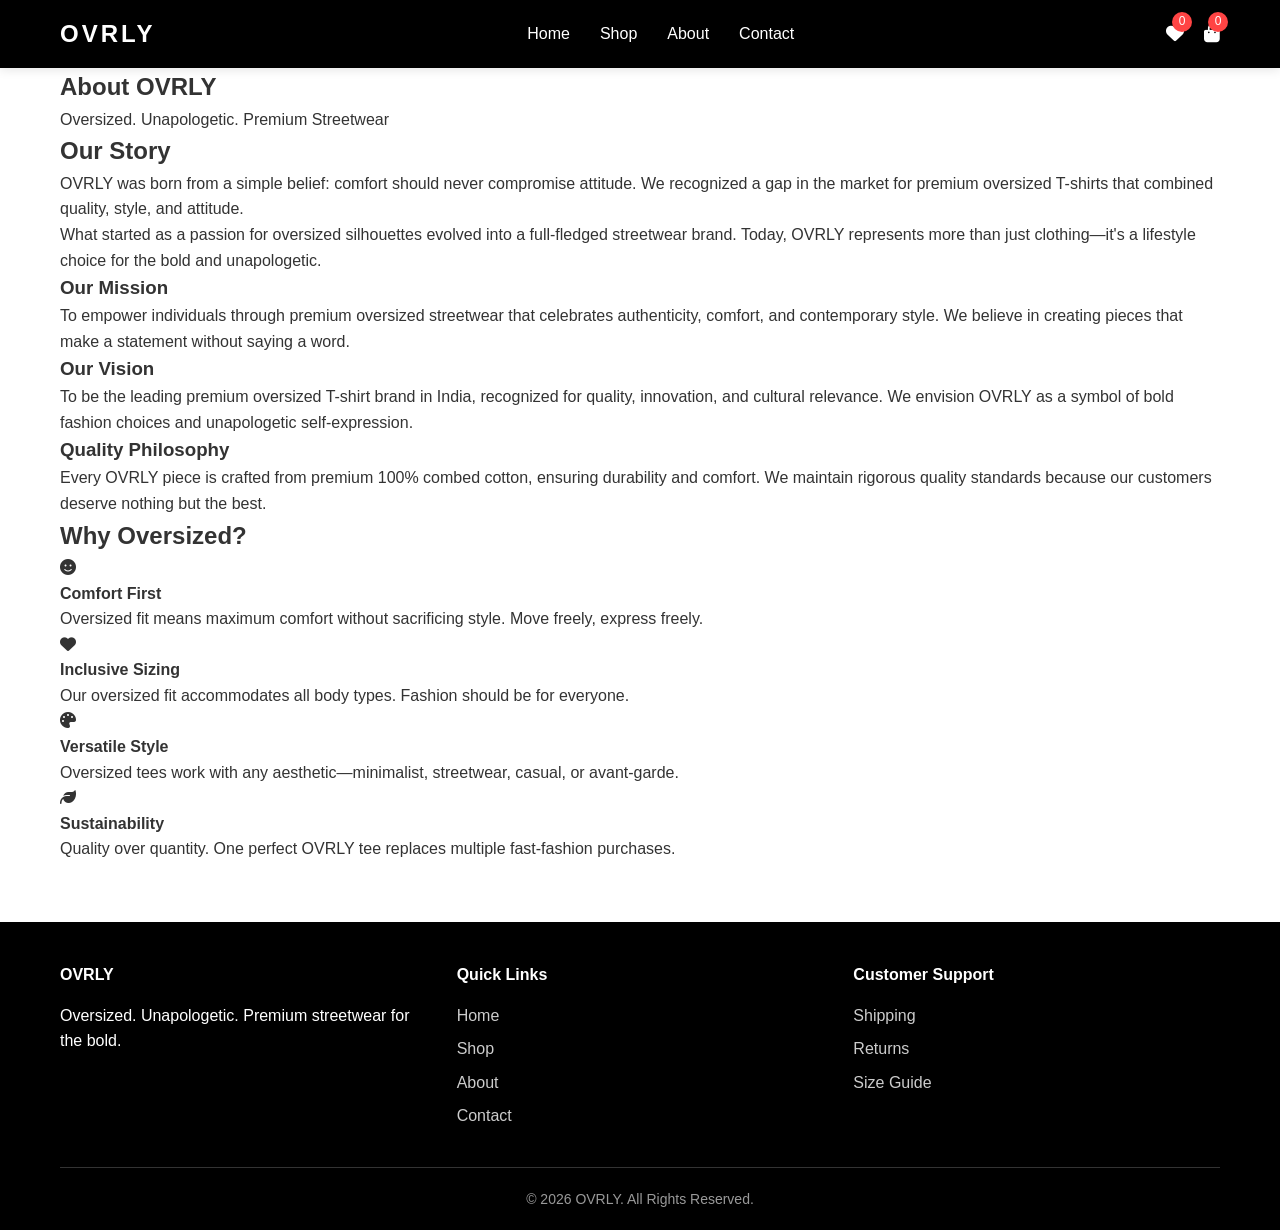
<file: about.html>
<?php
require_once __DIR__ . '/config/database.php';
require_once __DIR__ . '/config/auth.php';
?>
<!DOCTYPE html>
<html lang="en">
<head>
    <meta charset="UTF-8">
    <meta name="viewport" content="width=device-width, initial-scale=1.0">
    <title>About OVRLY | Premium Oversized Streetwear</title>
    <link rel="stylesheet" href="https://cdnjs.cloudflare.com/ajax/libs/font-awesome/6.4.0/css/all.min.css">
    <link rel="stylesheet" href="assets/css/style.css">
</head>
<body>
    <!-- Navbar -->
    <nav class="navbar">
        <div class="container">
            <div class="navbar-brand">
                <h1 class="logo">OVRLY</h1>
            </div>
            <ul class="nav-menu">
                <li><a href="index.html">Home</a></li>
                <li><a href="products.html">Shop</a></li>
                <li><a href="about.html">About</a></li>
                <li><a href="contact.html">Contact</a></li>
            </ul>
            <div class="nav-icons">
                <a href="wishlist.html" class="icon"><i class="fas fa-heart"></i><span class="badge" id="wishlistCount">0</span></a>
                <a href="cart.html" class="icon"><i class="fas fa-shopping-bag"></i><span class="badge" id="cartCount">0</span></a>
            </div>
        </div>
    </nav>

    <!-- About Section -->
    <section class="about-section">
        <div class="container">
            <div class="about-hero">
                <h1>About OVRLY</h1>
                <p class="tagline">Oversized. Unapologetic. Premium Streetwear</p>
            </div>

            <div class="about-content">
                <div class="about-text">
                    <h2>Our Story</h2>
                    <p>OVRLY was born from a simple belief: comfort should never compromise attitude. We recognized a gap in the market for premium oversized T-shirts that combined quality, style, and attitude.</p>
                    <p>What started as a passion for oversized silhouettes evolved into a full-fledged streetwear brand. Today, OVRLY represents more than just clothing—it's a lifestyle choice for the bold and unapologetic.</p>
                </div>
            </div>

            <div class="about-grid">
                <div class="about-card">
                    <h3>Our Mission</h3>
                    <p>To empower individuals through premium oversized streetwear that celebrates authenticity, comfort, and contemporary style. We believe in creating pieces that make a statement without saying a word.</p>
                </div>
                <div class="about-card">
                    <h3>Our Vision</h3>
                    <p>To be the leading premium oversized T-shirt brand in India, recognized for quality, innovation, and cultural relevance. We envision OVRLY as a symbol of bold fashion choices and unapologetic self-expression.</p>
                </div>
                <div class="about-card">
                    <h3>Quality Philosophy</h3>
                    <p>Every OVRLY piece is crafted from premium 100% combed cotton, ensuring durability and comfort. We maintain rigorous quality standards because our customers deserve nothing but the best.</p>
                </div>
            </div>

            <div class="about-values">
                <h2>Why Oversized?</h2>
                <div class="values-grid">
                    <div class="value-card">
                        <i class="fas fa-smile"></i>
                        <h4>Comfort First</h4>
                        <p>Oversized fit means maximum comfort without sacrificing style. Move freely, express freely.</p>
                    </div>
                    <div class="value-card">
                        <i class="fas fa-heart"></i>
                        <h4>Inclusive Sizing</h4>
                        <p>Our oversized fit accommodates all body types. Fashion should be for everyone.</p>
                    </div>
                    <div class="value-card">
                        <i class="fas fa-palette"></i>
                        <h4>Versatile Style</h4>
                        <p>Oversized tees work with any aesthetic—minimalist, streetwear, casual, or avant-garde.</p>
                    </div>
                    <div class="value-card">
                        <i class="fas fa-leaf"></i>
                        <h4>Sustainability</h4>
                        <p>Quality over quantity. One perfect OVRLY tee replaces multiple fast-fashion purchases.</p>
                    </div>
                </div>
            </div>
        </div>
    </section>

    <!-- Footer -->
    <footer class="footer">
        <div class="container">
            <div class="footer-content">
                <div class="footer-section">
                    <h4>OVRLY</h4>
                    <p>Oversized. Unapologetic. Premium streetwear for the bold.</p>
                </div>
                <div class="footer-section">
                    <h4>Quick Links</h4>
                    <ul>
                        <li><a href="index.html">Home</a></li>
                        <li><a href="products.html">Shop</a></li>
                        <li><a href="about.html">About</a></li>
                        <li><a href="contact.html">Contact</a></li>
                    </ul>
                </div>
                <div class="footer-section">
                    <h4>Customer Support</h4>
                    <ul>
                        <li><a href="#">Shipping</a></li>
                        <li><a href="#">Returns</a></li>
                        <li><a href="#">Size Guide</a></li>
                    </ul>
                </div>
            </div>
            <div class="footer-bottom">
                <p>&copy; 2026 OVRLY. All Rights Reserved.</p>
            </div>
        </div>
    </footer>

    <script src="assets/js/main.js"></script>
</body>
</html>
</file>
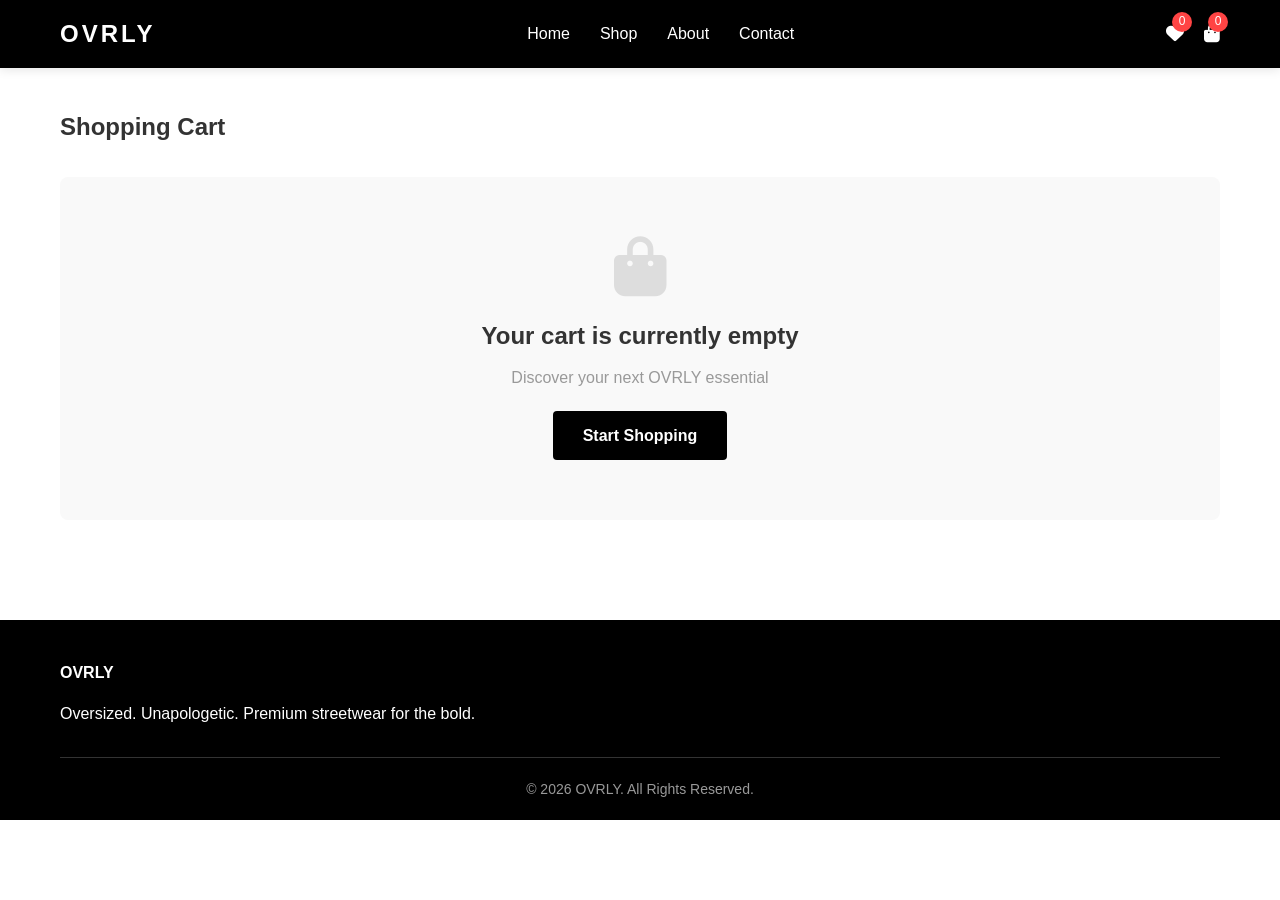
<file: cart.html>
<?php
require_once __DIR__ . '/config/database.php';
require_once __DIR__ . '/config/auth.php';
?>
<!DOCTYPE html>
<html lang="en">
<head>
    <meta charset="UTF-8">
    <meta name="viewport" content="width=device-width, initial-scale=1.0">
    <title>Shopping Cart | OVRLY</title>
    <link rel="stylesheet" href="https://cdnjs.cloudflare.com/ajax/libs/font-awesome/6.4.0/css/all.min.css">
    <link rel="stylesheet" href="assets/css/style.css">
</head>
<body>
    <!-- Navbar -->
    <nav class="navbar">
        <div class="container">
            <div class="navbar-brand">
                <h1 class="logo">OVRLY</h1>
            </div>
            <ul class="nav-menu">
                <li><a href="index.html">Home</a></li>
                <li><a href="products.html">Shop</a></li>
                <li><a href="about.html">About</a></li>
                <li><a href="contact.html">Contact</a></li>
            </ul>
            <div class="nav-icons">
                <a href="wishlist.html" class="icon"><i class="fas fa-heart"></i><span class="badge" id="wishlistCount">0</span></a>
                <a href="cart.html" class="icon"><i class="fas fa-shopping-bag"></i><span class="badge" id="cartCount">0</span></a>
            </div>
        </div>
    </nav>

    <!-- Cart Section -->
    <section class="cart-section">
        <div class="container">
            <h1>Shopping Cart</h1>
            
            <div id="emptyCart" class="empty-state">
                <i class="fas fa-shopping-bag"></i>
                <h2>Your cart is currently empty</h2>
                <p>Discover your next OVRLY essential</p>
                <a href="products.html" class="btn btn-primary">Start Shopping</a>
            </div>

            <div id="cartContent" class="cart-content" style="display: none;">
                <table class="cart-table">
                    <thead>
                        <tr>
                            <th>Product</th>
                            <th>Price</th>
                            <th>Quantity</th>
                            <th>Total</th>
                            <th>Action</th>
                        </tr>
                    </thead>
                    <tbody id="cartItems">
                        <!-- Cart items loaded via JS -->
                    </tbody>
                </table>

                <div class="cart-summary">
                    <div class="summary-box">
                        <h3>Order Summary</h3>
                        <div class="summary-row">
                            <span>Subtotal:</span>
                            <span id="subtotal">₹0</span>
                        </div>
                        <div class="summary-row">
                            <span>Delivery:</span>
                            <span>₹100</span>
                        </div>
                        <div class="summary-row">
                            <span>Tax (18%):</span>
                            <span id="tax">₹0</span>
                        </div>
                        <hr>
                        <div class="summary-row total">
                            <span>Total:</span>
                            <span id="total">₹0</span>
                        </div>
                        <button class="btn btn-primary full-width" onclick="proceedToCheckout()">Proceed to Checkout</button>
                    </div>
                </div>
            </div>
        </div>
    </section>

    <!-- Footer -->
    <footer class="footer">
        <div class="container">
            <div class="footer-content">
                <div class="footer-section">
                    <h4>OVRLY</h4>
                    <p>Oversized. Unapologetic. Premium streetwear for the bold.</p>
                </div>
            </div>
            <div class="footer-bottom">
                <p>&copy; 2026 OVRLY. All Rights Reserved.</p>
            </div>
        </div>
    </footer>

    <script src="assets/js/main.js"></script>
    <script src="assets/js/cart.js"></script>
</body>
</html>
</file>
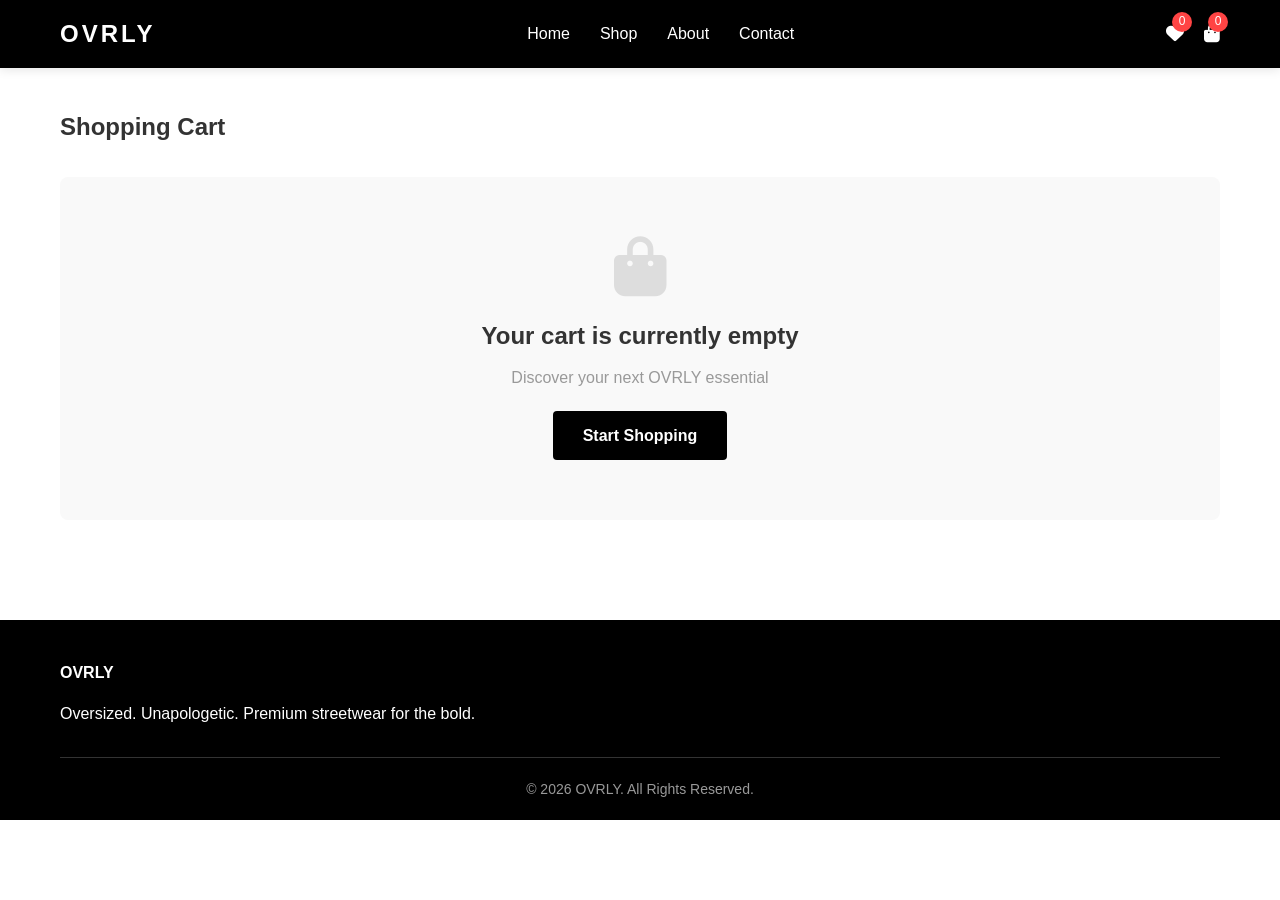
<file: checkout.html>
<?php
require_once __DIR__ . '/config/database.php';
require_once __DIR__ . '/config/auth.php';

if (!Auth::isLoggedIn()) {
    header('Location: login.html');
    exit;
}
?>
<!DOCTYPE html>
<html lang="en">
<head>
    <meta charset="UTF-8">
    <meta name="viewport" content="width=device-width, initial-scale=1.0">
    <title>Checkout | OVRLY</title>
    <link rel="stylesheet" href="https://cdnjs.cloudflare.com/ajax/libs/font-awesome/6.4.0/css/all.min.css">
    <link rel="stylesheet" href="assets/css/style.css">
</head>
<body>
    <!-- Navbar -->
    <nav class="navbar">
        <div class="container">
            <div class="navbar-brand">
                <h1 class="logo">OVRLY</h1>
            </div>
        </div>
    </nav>

    <!-- Checkout Section -->
    <section class="checkout-section">
        <div class="container">
            <h1>Checkout</h1>
            
            <div class="checkout-content">
                <!-- Checkout Form -->
                <div class="checkout-form">
                    <form id="checkoutForm" onsubmit="placeOrder(event)">
                        <!-- Billing Address -->
                        <div class="form-section">
                            <h3>Billing Address</h3>
                            <div class="form-grid">
                                <input type="text" id="billingName" placeholder="Full Name" required>
                                <input type="tel" id="billingPhone" placeholder="Phone Number" required>
                                <textarea id="billingAddress" placeholder="Address" required></textarea>
                                <input type="text" id="billingCity" placeholder="City" required>
                                <input type="text" id="billingState" placeholder="State" required>
                                <input type="text" id="billingPincode" placeholder="Pincode" required>
                            </div>
                        </div>

                        <!-- Shipping Address -->
                        <div class="form-section">
                            <label class="checkbox">
                                <input type="checkbox" id="sameAsShipping" checked>
                                Shipping address same as billing
                            </label>
                            <div id="shippingSection" style="display: none;">
                                <h3>Shipping Address</h3>
                                <div class="form-grid">
                                    <input type="text" id="shippingName" placeholder="Full Name">
                                    <input type="tel" id="shippingPhone" placeholder="Phone Number">
                                    <textarea id="shippingAddress" placeholder="Address"></textarea>
                                    <input type="text" id="shippingCity" placeholder="City">
                                    <input type="text" id="shippingState" placeholder="State">
                                    <input type="text" id="shippingPincode" placeholder="Pincode">
                                </div>
                            </div>
                        </div>

                        <!-- Payment Method -->
                        <div class="form-section">
                            <h3>Payment Method</h3>
                            <label class="radio">
                                <input type="radio" name="paymentMethod" value="cod" checked>
                                Cash on Delivery
                            </label>
                            <label class="radio">
                                <input type="radio" name="paymentMethod" value="online">
                                Online Payment
                            </label>
                        </div>

                        <!-- Coupon Code -->
                        <div class="form-section">
                            <h3>Coupon Code</h3>
                            <div class="coupon-input">
                                <input type="text" id="couponCode" placeholder="Enter coupon code">
                                <button type="button" onclick="applyCoupon()">Apply</button>
                            </div>
                            <div id="couponMessage"></div>
                        </div>

                        <button type="submit" class="btn btn-primary full-width">Place Order</button>
                    </form>
                </div>

                <!-- Order Summary -->
                <aside class="order-summary">
                    <h3>Order Summary</h3>
                    <div id="orderItems"></div>
                    <hr>
                    <div class="summary-row">
                        <span>Subtotal:</span>
                        <span id="summarySubtotal">₹0</span>
                    </div>
                    <div class="summary-row">
                        <span>Discount:</span>
                        <span id="summaryDiscount">-₹0</span>
                    </div>
                    <div class="summary-row">
                        <span>Delivery:</span>
                        <span>₹100</span>
                    </div>
                    <div class="summary-row">
                        <span>Tax (18%):</span>
                        <span id="summaryTax">₹0</span>
                    </div>
                    <hr>
                    <div class="summary-row total">
                        <span>Total:</span>
                        <span id="summaryTotal">₹0</span>
                    </div>
                </aside>
            </div>
        </div>
    </section>

    <!-- Footer -->
    <footer class="footer">
        <div class="container">
            <div class="footer-bottom">
                <p>&copy; 2026 OVRLY. All Rights Reserved.</p>
            </div>
        </div>
    </footer>

    <script src="assets/js/main.js"></script>
    <script src="assets/js/checkout.js"></script>
</body>
</html>
</file>
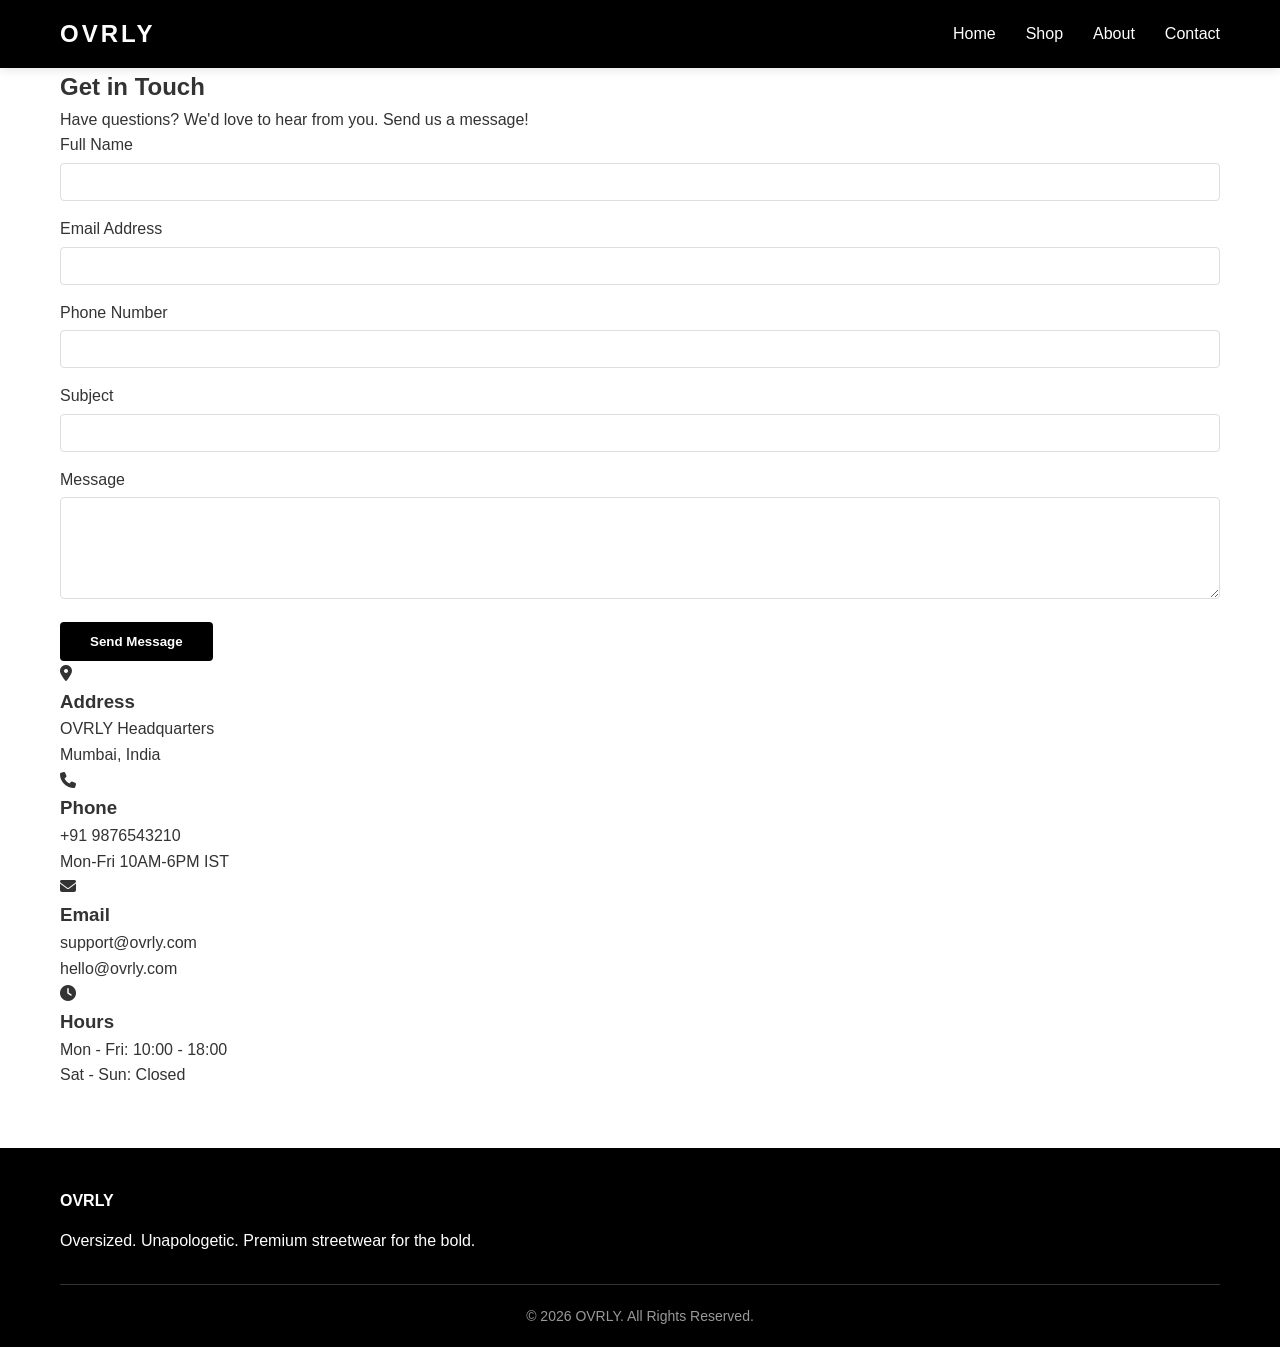
<file: contact.html>
<?php
require_once __DIR__ . '/config/database.php';
require_once __DIR__ . '/config/auth.php';
?>
<!DOCTYPE html>
<html lang="en">
<head>
    <meta charset="UTF-8">
    <meta name="viewport" content="width=device-width, initial-scale=1.0">
    <title>Contact Us | OVRLY</title>
    <link rel="stylesheet" href="https://cdnjs.cloudflare.com/ajax/libs/font-awesome/6.4.0/css/all.min.css">
    <link rel="stylesheet" href="assets/css/style.css">
</head>
<body>
    <!-- Navbar -->
    <nav class="navbar">
        <div class="container">
            <div class="navbar-brand">
                <h1 class="logo">OVRLY</h1>
            </div>
            <ul class="nav-menu">
                <li><a href="index.html">Home</a></li>
                <li><a href="products.html">Shop</a></li>
                <li><a href="about.html">About</a></li>
                <li><a href="contact.html">Contact</a></li>
            </ul>
        </div>
    </nav>

    <!-- Contact Section -->
    <section class="contact-section">
        <div class="container">
            <h1>Get in Touch</h1>
            <p class="intro-text">Have questions? We'd love to hear from you. Send us a message!</p>

            <div class="contact-content">
                <div class="contact-form">
                    <form onsubmit="submitContact(event)">
                        <div class="form-group">
                            <label>Full Name</label>
                            <input type="text" id="contactName" required>
                        </div>
                        <div class="form-group">
                            <label>Email Address</label>
                            <input type="email" id="contactEmail" required>
                        </div>
                        <div class="form-group">
                            <label>Phone Number</label>
                            <input type="tel" id="contactPhone">
                        </div>
                        <div class="form-group">
                            <label>Subject</label>
                            <input type="text" id="contactSubject" required>
                        </div>
                        <div class="form-group">
                            <label>Message</label>
                            <textarea id="contactMessage" rows="5" required></textarea>
                        </div>
                        <button type="submit" class="btn btn-primary">Send Message</button>
                    </form>
                </div>

                <div class="contact-info">
                    <div class="info-card">
                        <i class="fas fa-map-marker-alt"></i>
                        <h3>Address</h3>
                        <p>OVRLY Headquarters<br>Mumbai, India</p>
                    </div>
                    <div class="info-card">
                        <i class="fas fa-phone"></i>
                        <h3>Phone</h3>
                        <p>+91 9876543210<br>Mon-Fri 10AM-6PM IST</p>
                    </div>
                    <div class="info-card">
                        <i class="fas fa-envelope"></i>
                        <h3>Email</h3>
                        <p>support@ovrly.com<br>hello@ovrly.com</p>
                    </div>
                    <div class="info-card">
                        <i class="fas fa-clock"></i>
                        <h3>Hours</h3>
                        <p>Mon - Fri: 10:00 - 18:00<br>Sat - Sun: Closed</p>
                    </div>
                </div>
            </div>
        </div>
    </section>

    <!-- Footer -->
    <footer class="footer">
        <div class="container">
            <div class="footer-content">
                <div class="footer-section">
                    <h4>OVRLY</h4>
                    <p>Oversized. Unapologetic. Premium streetwear for the bold.</p>
                </div>
            </div>
            <div class="footer-bottom">
                <p>&copy; 2026 OVRLY. All Rights Reserved.</p>
            </div>
        </div>
    </footer>

    <script src="assets/js/main.js"></script>
    <script>
        function submitContact(e) {
            e.preventDefault();
            const name = document.getElementById('contactName').value;
            const email = document.getElementById('contactEmail').value;
            const phone = document.getElementById('contactPhone').value;
            const subject = document.getElementById('contactSubject').value;
            const message = document.getElementById('contactMessage').value;

            fetch('api/contact.php', {
                method: 'POST',
                headers: { 'Content-Type': 'application/json' },
                body: JSON.stringify({ name, email, phone, subject, message })
            })
            .then(res => res.json())
            .then(data => {
                if (data.success) {
                    showToast('Message sent successfully!', 'success');
                    e.target.reset();
                } else {
                    showToast(data.message, 'error');
                }
            })
            .catch(err => showToast('Error sending message', 'error'));
        }
    </script>
</body>
</html>
</file>
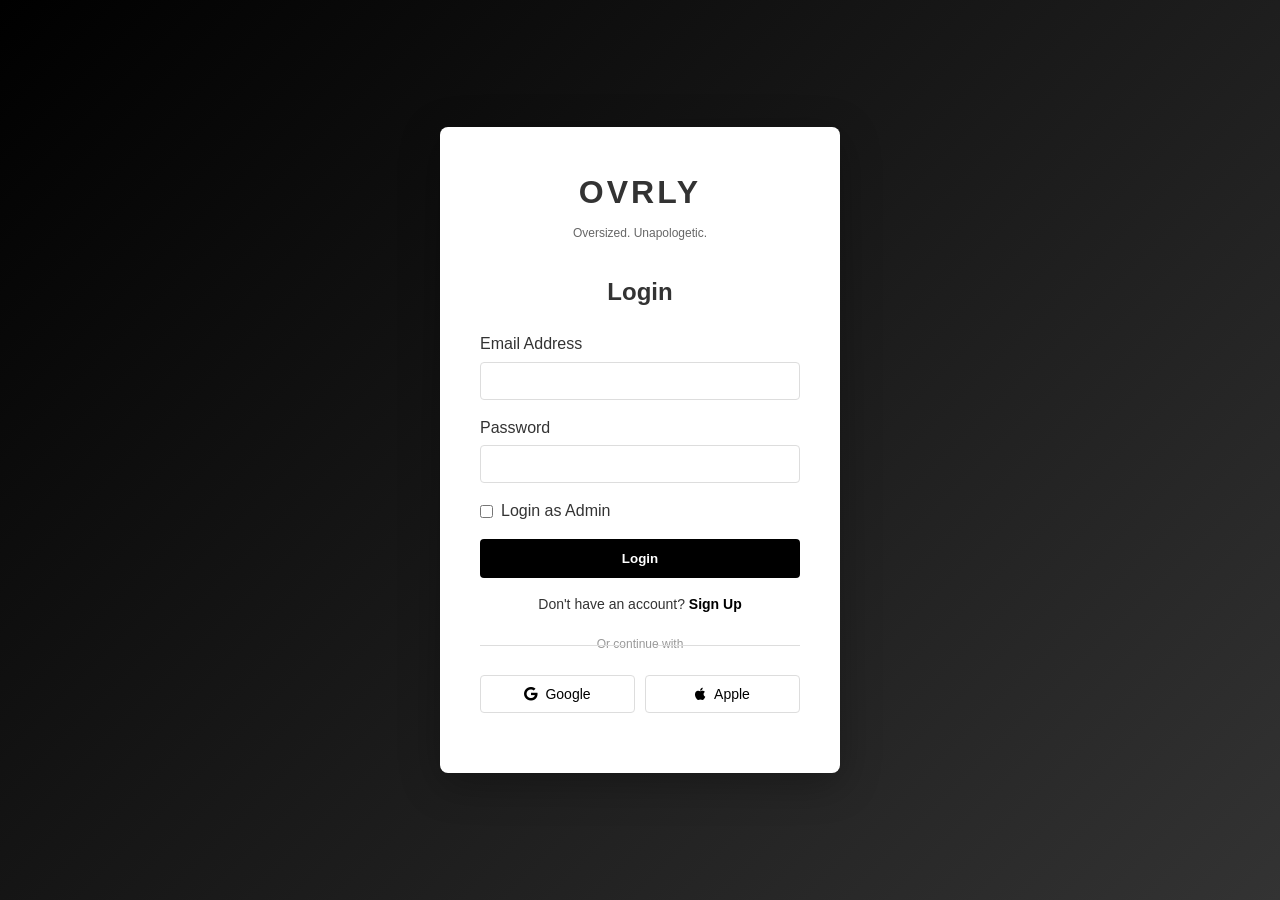
<file: login.html>
<?php
require_once __DIR__ . '/config/database.php';
require_once __DIR__ . '/config/auth.php';
require_once __DIR__ . '/config/admin_auth.php';
?>
<!DOCTYPE html>
<html lang="en">
<head>
    <meta charset="UTF-8">
    <meta name="viewport" content="width=device-width, initial-scale=1.0">
    <title>Login | OVRLY</title>
    <link rel="stylesheet" href="https://cdnjs.cloudflare.com/ajax/libs/font-awesome/6.4.0/css/all.min.css">
    <link rel="stylesheet" href="assets/css/style.css">
</head>
<body class="auth-page">
    <div class="auth-container">
        <div class="auth-card">
            <div class="auth-header">
                <h1>OVRLY</h1>
                <p>Oversized. Unapologetic.</p>
            </div>

            <!-- Login Form -->
            <div class="auth-form" id="loginForm">
                <h2>Login</h2>
                <form onsubmit="handleLogin(event)">
                    <div class="form-group">
                        <label>Email Address</label>
                        <input type="email" id="loginEmail" required>
                    </div>
                    <div class="form-group">
                        <label>Password</label>
                        <input type="password" id="loginPassword" required>
                    </div>
                    <div class="form-group checkbox">
                        <input type="checkbox" id="isAdmin">
                        <label for="isAdmin">Login as Admin</label>
                    </div>
                    <button type="submit" class="btn btn-primary full-width">Login</button>
                    <p class="auth-link">Don't have an account? <a href="#" onclick="toggleForm()">Sign Up</a></p>
                </form>

                <!-- OAuth Options -->
                <div class="oauth-divider">
                    <span>Or continue with</span>
                </div>
                <div class="oauth-options">
                    <button class="oauth-btn google" onclick="loginWithGoogle()">
                        <i class="fab fa-google"></i> Google
                    </button>
                    <button class="oauth-btn apple" onclick="loginWithApple()">
                        <i class="fab fa-apple"></i> Apple
                    </button>
                </div>
            </div>

            <!-- Register Form -->
            <div class="auth-form" id="registerForm" style="display: none;">
                <h2>Create Account</h2>
                <form onsubmit="handleRegister(event)">
                    <div class="form-group">
                        <label>Full Name</label>
                        <input type="text" id="registerName" required>
                    </div>
                    <div class="form-group">
                        <label>Email Address</label>
                        <input type="email" id="registerEmail" required>
                    </div>
                    <div class="form-group">
                        <label>Phone Number</label>
                        <input type="tel" id="registerPhone" placeholder="10 digit number" required>
                    </div>
                    <div class="form-group">
                        <label>Password</label>
                        <input type="password" id="registerPassword" required>
                    </div>
                    <div class="form-group">
                        <label>Confirm Password</label>
                        <input type="password" id="registerConfirmPassword" required>
                    </div>
                    <button type="submit" class="btn btn-primary full-width">Sign Up</button>
                    <p class="auth-link">Already have an account? <a href="#" onclick="toggleForm()">Login</a></p>
                </form>
            </div>
        </div>
    </div>

    <script>
        function toggleForm() {
            document.getElementById('loginForm').style.display = document.getElementById('loginForm').style.display === 'none' ? 'block' : 'none';
            document.getElementById('registerForm').style.display = document.getElementById('registerForm').style.display === 'none' ? 'block' : 'none';
        }

        async function handleLogin(e) {
            e.preventDefault();
            const email = document.getElementById('loginEmail').value;
            const password = document.getElementById('loginPassword').value;
            const isAdmin = document.getElementById('isAdmin').checked;

            try {
                const response = await fetch('api/login.php', {
                    method: 'POST',
                    headers: { 'Content-Type': 'application/json' },
                    body: JSON.stringify({ email, password, isAdmin })
                });
                const data = await response.json();

                if (data.success) {
                    showToast('Login successful!', 'success');
                    setTimeout(() => {
                        if (isAdmin) {
                            window.location.href = 'admin/dashboard.php';
                        } else {
                            window.location.href = 'index.html';
                        }
                    }, 1500);
                } else {
                    showToast(data.message, 'error');
                }
            } catch (error) {
                showToast('Login failed', 'error');
            }
        }

        async function handleRegister(e) {
            e.preventDefault();
            const name = document.getElementById('registerName').value;
            const email = document.getElementById('registerEmail').value;
            const phone = document.getElementById('registerPhone').value;
            const password = document.getElementById('registerPassword').value;
            const confirmPassword = document.getElementById('registerConfirmPassword').value;

            try {
                const response = await fetch('api/register.php', {
                    method: 'POST',
                    headers: { 'Content-Type': 'application/json' },
                    body: JSON.stringify({ name, email, phone, password, confirmPassword })
                });
                const data = await response.json();

                if (data.success) {
                    showToast(data.message, 'success');
                    setTimeout(() => toggleForm(), 1500);
                } else {
                    showToast(data.message, 'error');
                }
            } catch (error) {
                showToast('Registration failed', 'error');
            }
        }

        function loginWithGoogle() {
            showToast('Google login coming soon!', 'info');
        }

        function loginWithApple() {
            showToast('Apple ID login coming soon!', 'info');
        }

        function showToast(message, type = 'info') {
            const toast = document.createElement('div');
            toast.className = `toast toast-${type}`;
            toast.textContent = message;
            document.body.appendChild(toast);
            setTimeout(() => toast.remove(), 3000);
        }
    </script>
</body>
</html>
</file>
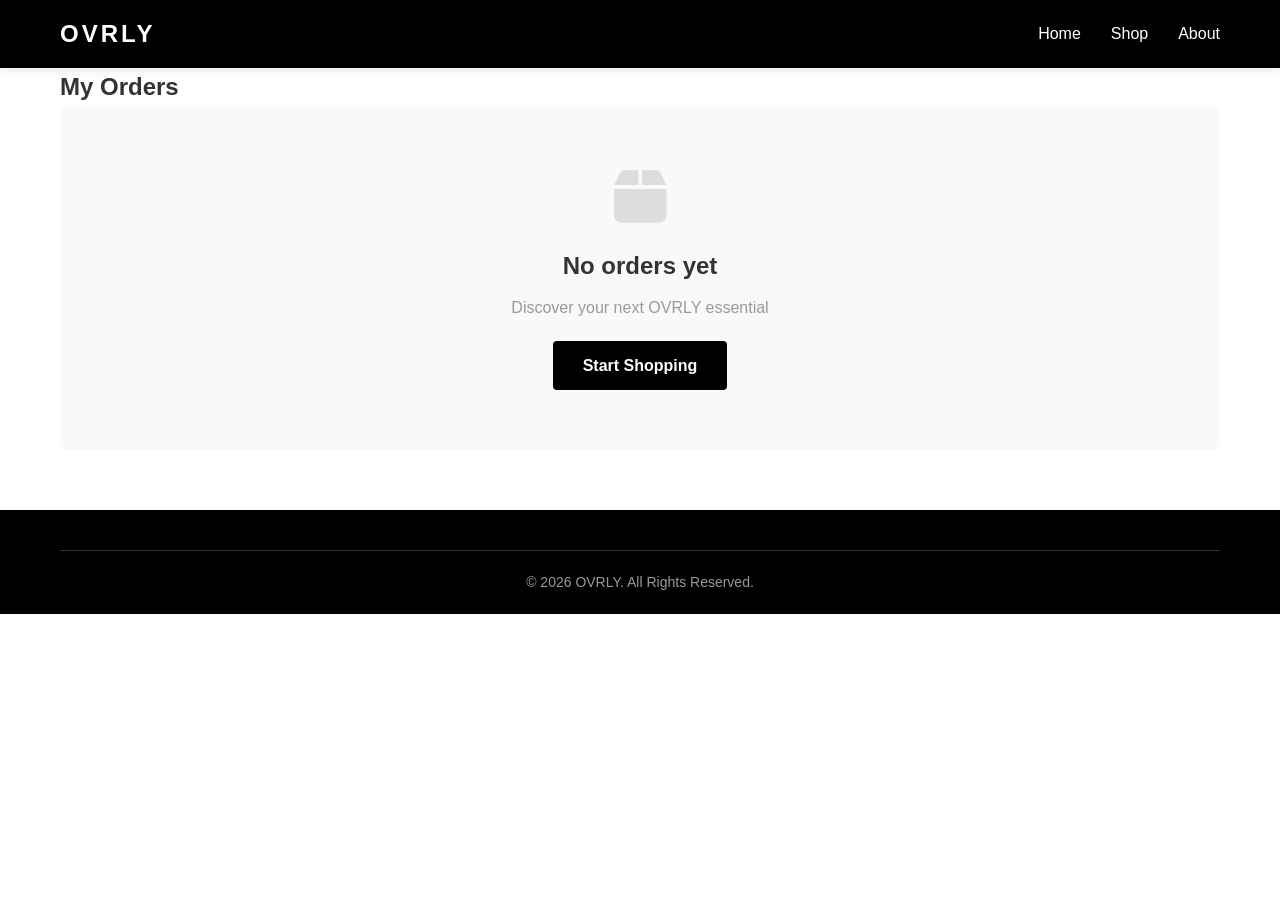
<file: orders.html>
<?php
require_once __DIR__ . '/config/database.php';
require_once __DIR__ . '/config/auth.php';

if (!Auth::isLoggedIn()) {
    header('Location: login.html');
    exit;
}
?>
<!DOCTYPE html>
<html lang="en">
<head>
    <meta charset="UTF-8">
    <meta name="viewport" content="width=device-width, initial-scale=1.0">
    <title>My Orders | OVRLY</title>
    <link rel="stylesheet" href="https://cdnjs.cloudflare.com/ajax/libs/font-awesome/6.4.0/css/all.min.css">
    <link rel="stylesheet" href="assets/css/style.css">
</head>
<body>
    <!-- Navbar -->
    <nav class="navbar">
        <div class="container">
            <div class="navbar-brand">
                <h1 class="logo">OVRLY</h1>
            </div>
            <ul class="nav-menu">
                <li><a href="index.html">Home</a></li>
                <li><a href="products.html">Shop</a></li>
                <li><a href="about.html">About</a></li>
            </ul>
        </div>
    </nav>

    <!-- Orders Section -->
    <section class="orders-section">
        <div class="container">
            <h1>My Orders</h1>

            <div id="emptyOrders" class="empty-state">
                <i class="fas fa-box"></i>
                <h2>No orders yet</h2>
                <p>Discover your next OVRLY essential</p>
                <a href="products.html" class="btn btn-primary">Start Shopping</a>
            </div>

            <div id="ordersContent" style="display: none;">
                <div class="orders-list" id="ordersList">
                    <!-- Orders loaded via JS -->
                </div>
            </div>
        </div>
    </section>

    <!-- Footer -->
    <footer class="footer">
        <div class="container">
            <div class="footer-bottom">
                <p>&copy; 2026 OVRLY. All Rights Reserved.</p>
            </div>
        </div>
    </footer>

    <script src="assets/js/main.js"></script>
    <script>
        async function loadOrders() {
            try {
                const response = await fetch('api/orders.php?action=list');
                const data = await response.json();

                if (data.success && data.data.length > 0) {
                    displayOrders(data.data);
                    document.getElementById('emptyOrders').style.display = 'none';
                    document.getElementById('ordersContent').style.display = 'block';
                } else {
                    document.getElementById('emptyOrders').style.display = 'block';
                }
            } catch (error) {
                console.error('Error loading orders:', error);
            }
        }

        function displayOrders(orders) {
            const ordersList = document.getElementById('ordersList');
            ordersList.innerHTML = orders.map(order => `
                <div class="order-card">
                    <div class="order-header">
                        <div>
                            <h3>${order.order_number}</h3>
                            <p>Placed on ${new Date(order.created_at).toLocaleDateString()}</p>
                        </div>
                        <div class="order-amount">
                            <span class="amount">₹${order.total_amount}</span>
                            <span class="status badge badge-${order.order_status}">${order.order_status}</span>
                        </div>
                    </div>
                    <div class="order-details">
                        <p>Payment: ${order.payment_method === 'cod' ? 'Cash on Delivery' : 'Online Payment'}</p>
                        <p>Items: Calculating...</p>
                    </div>
                    <div class="order-actions">
                        <a href="#" onclick="viewOrderDetails(${order.id})" class="btn btn-secondary">View Details</a>
                        <a href="#" onclick="reorderItems(${order.id})" class="btn btn-primary">Reorder</a>
                    </div>
                </div>
            `).join('');
        }

        function viewOrderDetails(orderId) {
            // Implement order details view
            alert('Order Details - Coming Soon!');
        }

        function reorderItems(orderId) {
            fetch('api/orders.php?action=detail&id=' + orderId)
                .then(res => res.json())
                .then(data => {
                    if (data.success) {
                        const order = data.data;
                        order.items.forEach(item => {
                            addToCart(item.product_id, item.quantity);
                        });
                        showToast('Items added to cart! Some items might be out of stock.', 'success');
                        setTimeout(() => window.location.href = 'cart.html', 1500);
                    }
                })
                .catch(err => showToast('Error reordering', 'error'));
        }

        document.addEventListener('DOMContentLoaded', loadOrders);
    </script>
</body>
</html>
</file>
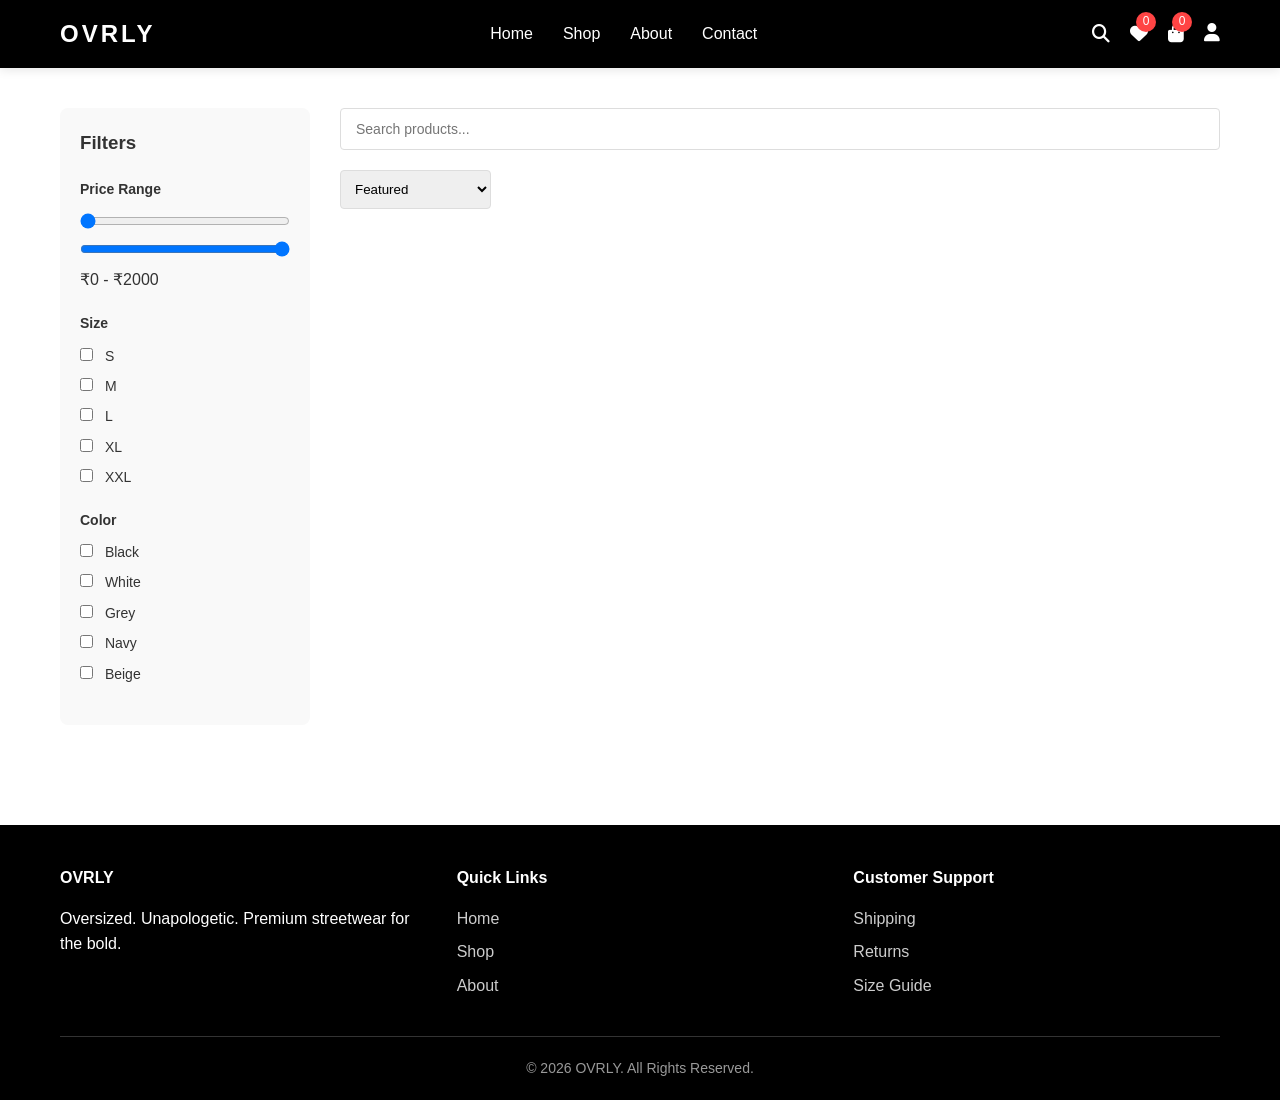
<file: product-details.html>
<?php
require_once __DIR__ . '/config/database.php';
require_once __DIR__ . '/config/auth.php';
?>
<!DOCTYPE html>
<html lang="en">
<head>
    <meta charset="UTF-8">
    <meta name="viewport" content="width=device-width, initial-scale=1.0">
    <title>Product Details | OVRLY</title>
    <link rel="stylesheet" href="https://cdnjs.cloudflare.com/ajax/libs/font-awesome/6.4.0/css/all.min.css">
    <link rel="stylesheet" href="assets/css/style.css">
</head>
<body>
    <!-- Navbar -->
    <nav class="navbar">
        <div class="container">
            <div class="navbar-brand">
                <h1 class="logo">OVRLY</h1>
            </div>
            <ul class="nav-menu">
                <li><a href="index.html">Home</a></li>
                <li><a href="products.html">Shop</a></li>
                <li><a href="about.html">About</a></li>
                <li><a href="contact.html">Contact</a></li>
            </ul>
            <div class="nav-icons">
                <a href="wishlist.html" class="icon"><i class="fas fa-heart"></i><span class="badge" id="wishlistCount">0</span></a>
                <a href="cart.html" class="icon"><i class="fas fa-shopping-bag"></i><span class="badge" id="cartCount">0</span></a>
            </div>
        </div>
    </nav>

    <!-- Product Details -->
    <section class="product-details-section">
        <div class="container">
            <div class="breadcrumb">
                <a href="index.html">Home</a> / <a href="products.html">Products</a> / <span id="breadcrumbName">Product</span>
            </div>

            <div class="product-details-container">
                <!-- Product Images -->
                <div class="product-images">
                    <div class="main-image">
                        <img id="mainImage" src="" alt="Product Image">
                    </div>
                    <div class="thumbnail-images">
                        <img src="" alt="Thumbnail 1" onclick="changeImage(this.src)">
                    </div>
                </div>

                <!-- Product Info -->
                <div class="product-details-info">
                    <h1 id="productName"></h1>
                    <p class="sku">SKU: <span id="productSKU"></span></p>
                    
                    <div class="product-rating">
                        <span id="ratingStars"></span>
                        <span id="reviewCount"></span>
                    </div>

                    <div class="pricing">
                        <span class="original-price" id="originalPrice"></span>
                        <span class="current-price" id="currentPrice"></span>
                        <span class="discount-badge" id="discountBadge"></span>
                    </div>

                    <div class="product-description">
                        <p id="description"></p>
                    </div>

                    <!-- Color Selection -->
                    <div class="color-selection">
                        <label>Color:</label>
                        <div id="colorOptions" class="color-options">
                            <!-- Colors loaded via JS -->
                        </div>
                    </div>

                    <!-- Size Selection -->
                    <div class="size-selection">
                        <label>Size:</label>
                        <div id="sizeOptions" class="size-options">
                            <!-- Sizes loaded via JS -->
                        </div>
                    </div>

                    <!-- Stock Status -->
                    <div class="stock-status" id="stockStatus"></div>

                    <!-- Quantity & Actions -->
                    <div class="product-actions-detail">
                        <div class="quantity-selector">
                            <button onclick="decreaseQty()">-</button>
                            <input type="number" id="quantity" value="1" min="1">
                            <button onclick="increaseQty()">+</button>
                        </div>
                        <button class="btn btn-primary" id="addToCartBtn" onclick="addProductToCart()">Add to Cart</button>
                        <button class="btn btn-secondary" id="addToWishlistBtn" onclick="addProductToWishlist()"><i class="fas fa-heart"></i></button>
                    </div>

                    <!-- Product Features -->
                    <div class="product-features">
                        <div class="feature">
                            <i class="fas fa-truck"></i>
                            <div>
                                <strong>Free Shipping</strong>
                                <p>On orders above ₹1000</p>
                            </div>
                        </div>
                        <div class="feature">
                            <i class="fas fa-undo"></i>
                            <div>
                                <strong>7 Day Returns</strong>
                                <p>Hassle-free returns within 7 days</p>
                            </div>
                        </div>
                        <div class="feature">
                            <i class="fas fa-lock"></i>
                            <div>
                                <strong>Secure Payment</strong>
                                <p>100% secure checkout</p>
                            </div>
                        </div>
                    </div>
                </div>
            </div>

            <!-- Related Products -->
            <section class="related-products">
                <h2>You Might Also Like</h2>
                <div class="products-grid" id="relatedProducts">
                    <!-- Related products loaded via JS -->
                </div>
            </section>
        </div>
    </section>

    <!-- Footer -->
    <footer class="footer">
        <div class="container">
            <div class="footer-content">
                <div class="footer-section">
                    <h4>OVRLY</h4>
                    <p>Oversized. Unapologetic. Premium streetwear for the bold.</p>
                </div>
            </div>
            <div class="footer-bottom">
                <p>&copy; 2026 OVRLY. All Rights Reserved.</p>
            </div>
        </div>
    </footer>

    <script src="assets/js/main.js"></script>
    <script>
        let currentProduct = null;
        let selectedSize = '';
        let selectedColor = '';

        async function loadProductDetails() {
            const params = new URLSearchParams(window.location.search);
            const productId = params.get('id');

            if (!productId) {
                window.location.href = 'products.html';
                return;
            }

            try {
                const response = await fetch(`api/products.php?action=detail&id=${productId}`);
                const data = await response.json();

                if (data.success) {
                    currentProduct = data.data;
                    displayProductDetails(currentProduct);
                    loadRelatedProducts(currentProduct.category_id);
                } else {
                    window.location.href = 'products.html';
                }
            } catch (error) {
                console.error('Error loading product:', error);
                window.location.href = 'products.html';
            }
        }

        function displayProductDetails(product) {
            document.getElementById('productName').textContent = product.name;
            document.getElementById('breadcrumbName').textContent = product.name;
            document.getElementById('productSKU').textContent = product.sku;
            document.getElementById('description').textContent = product.description;
            
            const price = product.discount_price || product.price;
            document.getElementById('currentPrice').textContent = formatPrice(price);
            
            if (product.discount_price) {
                document.getElementById('originalPrice').textContent = formatPrice(product.price);
                const discount = Math.round(((product.price - product.discount_price) / product.price) * 100);
                document.getElementById('discountBadge').textContent = `${discount}% OFF`;
            }

            // Rating
            const stars = '★'.repeat(Math.round(product.rating || 0)) + '☆'.repeat(5 - Math.round(product.rating || 0));
            document.getElementById('ratingStars').innerHTML = `<span style="color: #ffc107;">${stars}</span>`;
            document.getElementById('reviewCount').textContent = `(${product.review_count || 0} reviews)`;

            // Stock Status
            if (product.stock <= 0) {
                document.getElementById('stockStatus').innerHTML = '<span style="color: #ff4444;"><i class="fas fa-times-circle"></i> Out of Stock</span>';
                document.getElementById('addToCartBtn').disabled = true;
            } else if (product.stock < 5) {
                document.getElementById('stockStatus').innerHTML = `<span style="color: #ff8c00;"><i class="fas fa-exclamation-triangle"></i> Only ${product.stock} left!</span>`;
            } else {
                document.getElementById('stockStatus').innerHTML = '<span style="color: #4caf50;"><i class="fas fa-check-circle"></i> In Stock</span>';
            }

            // Images
            if (product.images && product.images.length > 0) {
                const primaryImage = product.images.find(img => img.is_primary) || product.images[0];
                document.getElementById('mainImage').src = primaryImage.image_path;
            }

            // Size Options
            const sizeOptions = document.getElementById('sizeOptions');
            const sizes = ['S', 'M', 'L', 'XL', 'XXL'];
            sizeOptions.innerHTML = sizes.map(size => `
                <button class="size-btn" onclick="selectSize('${size}')">${size}</button>
            `).join('');

            // Color Options
            const colorOptions = document.getElementById('colorOptions');
            const colors = ['Black', 'White', 'Beige', 'Grey', 'Navy', 'Olive', 'Brown', 'Maroon', 'Cream'];
            colorOptions.innerHTML = colors.map(color => `
                <button class="color-btn" onclick="selectColor('${color}')" title="${color}">
                    <span style="background-color: ${getColorCode(color)};"></span>
                </button>
            `).join('');
        }

        function getColorCode(color) {
            const colorMap = {
                'Black': '#000000',
                'White': '#ffffff',
                'Beige': '#f5f5dc',
                'Grey': '#808080',
                'Navy': '#000080',
                'Olive': '#808000',
                'Brown': '#8b4513',
                'Maroon': '#800000',
                'Cream': '#fffdd0'
            };
            return colorMap[color] || '#ccc';
        }

        function selectSize(size) {
            selectedSize = size;
            document.querySelectorAll('.size-btn').forEach(btn => btn.classList.remove('active'));
            event.target.classList.add('active');
        }

        function selectColor(color) {
            selectedColor = color;
            document.querySelectorAll('.color-btn').forEach(btn => btn.classList.remove('active'));
            event.target.classList.add('active');
        }

        function changeImage(src) {
            document.getElementById('mainImage').src = src;
        }

        function increaseQty() {
            const qty = document.getElementById('quantity');
            qty.value = parseInt(qty.value) + 1;
        }

        function decreaseQty() {
            const qty = document.getElementById('quantity');
            if (parseInt(qty.value) > 1) {
                qty.value = parseInt(qty.value) - 1;
            }
        }

        function addProductToCart() {
            if (!selectedSize) {
                showToast('Please select a size', 'error');
                return;
            }
            const quantity = parseInt(document.getElementById('quantity').value);
            addToCart(currentProduct.id, quantity);
        }

        function addProductToWishlist() {
            addToWishlist(currentProduct.id);
        }

        async function loadRelatedProducts(categoryId) {
            // This would load related products from the category
            // For now, load featured products
            try {
                const response = await fetch('api/products.php?action=list');
                const data = await response.json();
                if (data.success) {
                    const related = data.data.filter(p => p.id !== currentProduct.id).slice(0, 4);
                    displayProducts(related);
                }
            } catch (error) {
                console.error('Error loading related products:', error);
            }
        }

        document.addEventListener('DOMContentLoaded', loadProductDetails);
    </script>
</body>
</html>
</file>
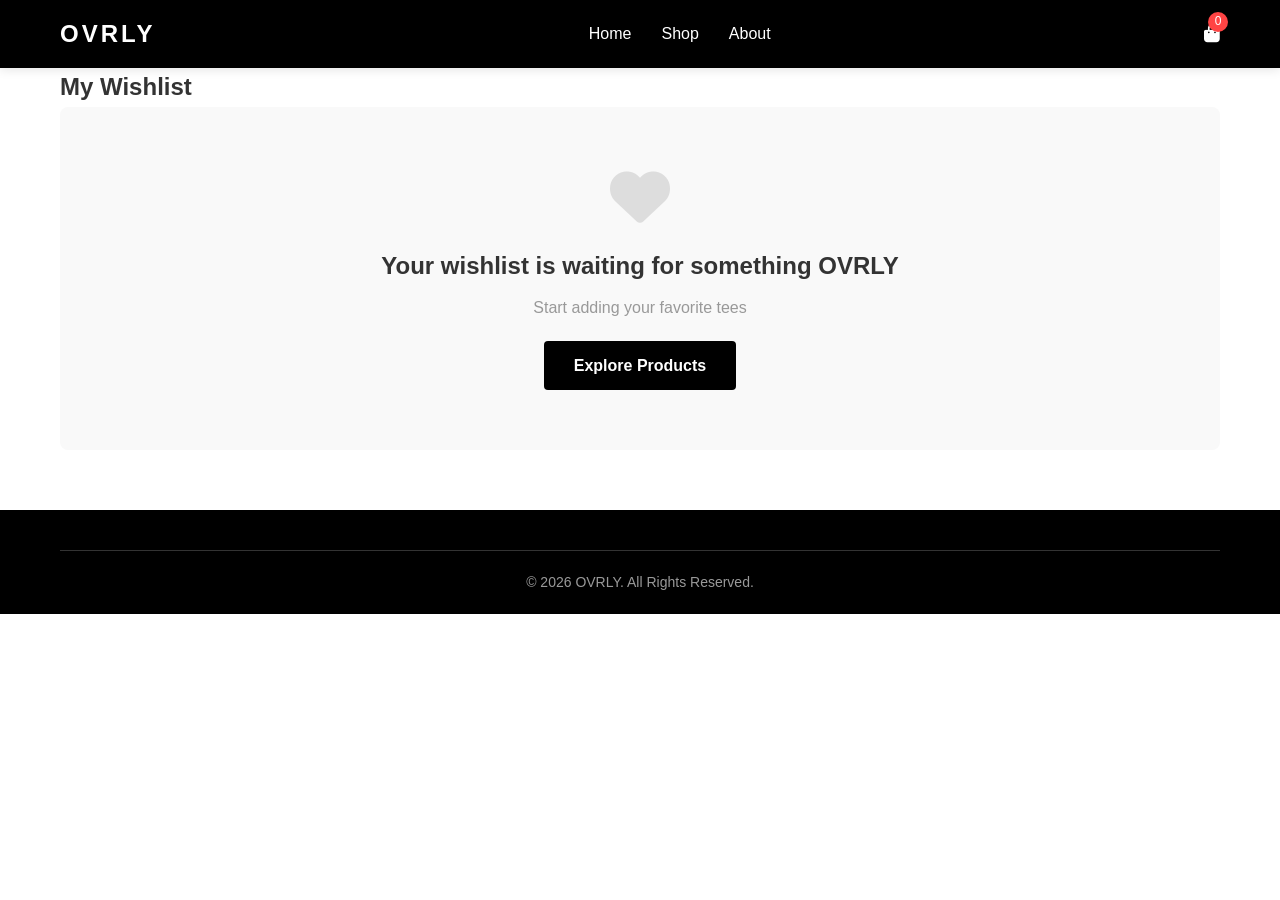
<file: wishlist.html>
<?php
require_once __DIR__ . '/config/database.php';
require_once __DIR__ . '/config/auth.php';

if (!Auth::isLoggedIn()) {
    header('Location: login.html');
    exit;
}
?>
<!DOCTYPE html>
<html lang="en">
<head>
    <meta charset="UTF-8">
    <meta name="viewport" content="width=device-width, initial-scale=1.0">
    <title>Wishlist | OVRLY</title>
    <link rel="stylesheet" href="https://cdnjs.cloudflare.com/ajax/libs/font-awesome/6.4.0/css/all.min.css">
    <link rel="stylesheet" href="assets/css/style.css">
</head>
<body>
    <!-- Navbar -->
    <nav class="navbar">
        <div class="container">
            <div class="navbar-brand">
                <h1 class="logo">OVRLY</h1>
            </div>
            <ul class="nav-menu">
                <li><a href="index.html">Home</a></li>
                <li><a href="products.html">Shop</a></li>
                <li><a href="about.html">About</a></li>
            </ul>
            <div class="nav-icons">
                <a href="cart.html" class="icon"><i class="fas fa-shopping-bag"></i><span class="badge" id="cartCount">0</span></a>
            </div>
        </div>
    </nav>

    <!-- Wishlist Section -->
    <section class="wishlist-section">
        <div class="container">
            <h1>My Wishlist</h1>

            <div id="emptyWishlist" class="empty-state">
                <i class="fas fa-heart"></i>
                <h2>Your wishlist is waiting for something OVRLY</h2>
                <p>Start adding your favorite tees</p>
                <a href="products.html" class="btn btn-primary">Explore Products</a>
            </div>

            <div id="wishlistContent" style="display: none;">
                <div class="products-grid" id="wishlistGrid">
                    <!-- Wishlist items loaded via JS -->
                </div>
            </div>
        </div>
    </section>

    <!-- Footer -->
    <footer class="footer">
        <div class="container">
            <div class="footer-bottom">
                <p>&copy; 2026 OVRLY. All Rights Reserved.</p>
            </div>
        </div>
    </footer>

    <script src="assets/js/main.js"></script>
    <script>
        async function loadWishlist() {
            try {
                const response = await fetch('api/wishlist.php');
                const data = await response.json();

                if (data.success && data.data.length > 0) {
                    displayWishlist(data.data);
                    document.getElementById('emptyWishlist').style.display = 'none';
                    document.getElementById('wishlistContent').style.display = 'block';
                } else {
                    document.getElementById('emptyWishlist').style.display = 'block';
                }
            } catch (error) {
                console.error('Error loading wishlist:', error);
            }
        }

        function displayWishlist(items) {
            const grid = document.getElementById('wishlistGrid');
            grid.innerHTML = items.map(product => `
                <div class="product-card">
                    <div class="product-image">
                        <img src="assets/images/products/product-${product.id}.jpg" alt="${product.name}" onerror="this.src='assets/images/placeholder.jpg'">
                    </div>
                    <div class="product-info">
                        <div class="product-name">${product.name}</div>
                        <div class="product-price">${formatPrice(product.discount_price || product.price)}</div>
                        <div class="product-actions">
                            <button onclick="addToCart(${product.id})">Add to Cart</button>
                            <button onclick="removeFromWishlist(${product.id}, event)"><i class="fas fa-trash"></i></button>
                            <a href="product-details.html?id=${product.id}">View</a>
                        </div>
                    </div>
                </div>
            `).join('');
        }

        function removeFromWishlist(productId, event) {
            event.preventDefault();
            fetch('api/wishlist.php', {
                method: 'POST',
                headers: { 'Content-Type': 'application/json' },
                body: JSON.stringify({
                    action: 'remove',
                    productId: productId
                })
            })
            .then(res => res.json())
            .then(data => {
                if (data.success) {
                    showToast('Removed from wishlist', 'success');
                    loadWishlist();
                    updateNavbar();
                }
            })
            .catch(err => showToast('Error removing from wishlist', 'error'));
        }

        document.addEventListener('DOMContentLoaded', loadWishlist);
    </script>
</body>
</html>
</file>
<file: assets/css/style.css>
/* Global Styles */
* {
    margin: 0;
    padding: 0;
    box-sizing: border-box;
}

body {
    font-family: 'Segoe UI', Tahoma, Geneva, Verdana, sans-serif;
    line-height: 1.6;
    color: #333;
    background-color: #fff;
}

.container {
    max-width: 1200px;
    margin: 0 auto;
    padding: 0 20px;
}

/* Navbar */
.navbar {
    background: #000;
    color: white;
    padding: 15px 0;
    position: sticky;
    top: 0;
    z-index: 100;
    box-shadow: 0 2px 10px rgba(0,0,0,0.1);
}

.navbar .container {
    display: flex;
    justify-content: space-between;
    align-items: center;
}

.navbar-brand .logo {
    font-size: 24px;
    font-weight: 700;
    letter-spacing: 3px;
}

.nav-menu {
    display: flex;
    list-style: none;
    gap: 30px;
}

.nav-menu a {
    color: white;
    text-decoration: none;
    font-weight: 500;
    transition: opacity 0.3s;
}

.nav-menu a:hover {
    opacity: 0.7;
}

.nav-icons {
    display: flex;
    gap: 20px;
    align-items: center;
}

.icon {
    color: white;
    cursor: pointer;
    font-size: 18px;
    text-decoration: none;
    position: relative;
    transition: transform 0.3s;
}

.icon:hover {
    transform: scale(1.1);
}

.badge {
    position: absolute;
    top: -8px;
    right: -8px;
    background: #ff4444;
    color: white;
    border-radius: 50%;
    width: 20px;
    height: 20px;
    display: flex;
    align-items: center;
    justify-content: center;
    font-size: 12px;
}

.account-dropdown {
    position: relative;
}

.account-btn {
    background: none;
    border: none;
    color: white;
    cursor: pointer;
    font-size: 18px;
}

.dropdown-menu {
    position: absolute;
    top: 40px;
    right: 0;
    background: white;
    color: #333;
    border-radius: 8px;
    box-shadow: 0 4px 15px rgba(0,0,0,0.2);
    min-width: 200px;
    opacity: 0;
    visibility: hidden;
    transform: translateY(-10px);
    transition: all 0.3s;
}

.account-dropdown:hover .dropdown-menu {
    opacity: 1;
    visibility: visible;
    transform: translateY(0);
}

.dropdown-menu a,
.dropdown-menu span {
    display: block;
    padding: 10px 15px;
    text-decoration: none;
    color: #333;
    transition: background 0.3s;
}

.dropdown-menu a:hover {
    background: #f5f5f5;
}

.dropdown-menu hr {
    border: none;
    border-top: 1px solid #eee;
    margin: 5px 0;
}

/* Hero Section */
.hero {
    background: linear-gradient(135deg, #000 0%, #333 100%);
    color: white;
    padding: 100px 20px;
    text-align: center;
    min-height: 500px;
    display: flex;
    align-items: center;
    justify-content: center;
}

.hero-content h1 {
    font-size: 48px;
    font-weight: 700;
    line-height: 1.2;
    margin-bottom: 10px;
    letter-spacing: 2px;
}

.hero-content p {
    font-size: 20px;
    margin-bottom: 30px;
    opacity: 0.9;
}

.hero-ctas {
    display: flex;
    gap: 15px;
    justify-content: center;
}

/* Buttons */
.btn {
    padding: 12px 30px;
    border: none;
    border-radius: 4px;
    cursor: pointer;
    font-weight: 600;
    transition: all 0.3s;
    text-decoration: none;
    display: inline-block;
    text-align: center;
}

.btn-primary {
    background: #000;
    color: white;
}

.btn-primary:hover {
    background: #333;
    transform: translateY(-2px);
}

.btn-secondary {
    background: white;
    color: #000;
    border: 2px solid #000;
}

.btn-secondary:hover {
    background: #f5f5f5;
}

.full-width {
    width: 100%;
    display: block;
}

/* Products Section */
.featured-section {
    padding: 60px 20px;
    background: #f9f9f9;
}

.featured-section h2,
.products-section h2 {
    font-size: 32px;
    margin-bottom: 40px;
    text-align: center;
}

.products-grid {
    display: grid;
    grid-template-columns: repeat(auto-fill, minmax(250px, 1fr));
    gap: 20px;
}

.product-card {
    background: white;
    border-radius: 8px;
    overflow: hidden;
    box-shadow: 0 2px 8px rgba(0,0,0,0.1);
    transition: transform 0.3s, box-shadow 0.3s;
}

.product-card:hover {
    transform: translateY(-5px);
    box-shadow: 0 5px 15px rgba(0,0,0,0.15);
}

.product-image {
    width: 100%;
    height: 300px;
    background: #f0f0f0;
    overflow: hidden;
    position: relative;
}

.product-image img {
    width: 100%;
    height: 100%;
    object-fit: cover;
}

.product-badge {
    position: absolute;
    top: 10px;
    right: 10px;
    background: #ff4444;
    color: white;
    padding: 5px 10px;
    border-radius: 4px;
    font-size: 12px;
}

.product-info {
    padding: 15px;
}

.product-name {
    font-size: 16px;
    font-weight: 600;
    margin-bottom: 8px;
    white-space: nowrap;
    overflow: hidden;
    text-overflow: ellipsis;
}

.product-price {
    font-size: 18px;
    font-weight: 700;
    color: #000;
    margin-bottom: 10px;
}

.product-original {
    text-decoration: line-through;
    color: #999;
    font-size: 14px;
}

.product-rating {
    margin-bottom: 10px;
    color: #ffc107;
}

.product-actions {
    display: flex;
    gap: 8px;
}

.product-actions button,
.product-actions a {
    flex: 1;
    padding: 8px;
    border: 1px solid #ddd;
    background: white;
    cursor: pointer;
    border-radius: 4px;
    font-size: 12px;
    transition: all 0.3s;
}

.product-actions button:hover,
.product-actions a:hover {
    background: #000;
    color: white;
    border-color: #000;
}

/* Why OVRLY Section */
.why-ovrly {
    padding: 60px 20px;
}

.why-ovrly h2 {
    font-size: 32px;
    margin-bottom: 40px;
    text-align: center;
}

.features-grid {
    display: grid;
    grid-template-columns: repeat(auto-fit, minmax(250px, 1fr));
    gap: 30px;
}

.feature-card {
    text-align: center;
}

.feature-card i {
    font-size: 40px;
    color: #000;
    margin-bottom: 15px;
}

.feature-card h3 {
    margin-bottom: 10px;
}

.feature-card p {
    color: #666;
    font-size: 14px;
}

/* Newsletter Section */
.newsletter {
    background: #000;
    color: white;
    padding: 60px 20px;
    text-align: center;
}

.newsletter h2 {
    font-size: 28px;
    margin-bottom: 10px;
}

.newsletter p {
    margin-bottom: 20px;
    opacity: 0.9;
}

.newsletter-form {
    display: flex;
    gap: 10px;
    max-width: 500px;
    margin: 0 auto;
}

.newsletter-form input {
    flex: 1;
    padding: 12px 15px;
    border: none;
    border-radius: 4px;
}

/* Footer */
.footer {
    background: #000;
    color: white;
    padding: 40px 20px 20px;
    margin-top: 60px;
}

.footer-content {
    display: grid;
    grid-template-columns: repeat(auto-fit, minmax(250px, 1fr));
    gap: 30px;
    margin-bottom: 30px;
}

.footer-section h4 {
    margin-bottom: 15px;
    font-size: 16px;
}

.footer-section ul {
    list-style: none;
}

.footer-section ul li {
    margin-bottom: 8px;
}

.footer-section a {
    color: #ccc;
    text-decoration: none;
    transition: color 0.3s;
}

.footer-section a:hover {
    color: white;
}

.social-links {
    display: flex;
    gap: 15px;
    margin-top: 15px;
}

.social-links a {
    width: 35px;
    height: 35px;
    border: 1px solid #555;
    border-radius: 50%;
    display: flex;
    align-items: center;
    justify-content: center;
}

.footer-bottom {
    text-align: center;
    padding-top: 20px;
    border-top: 1px solid #333;
    color: #999;
    font-size: 14px;
}

/* Auth Pages */
.auth-page {
    background: linear-gradient(135deg, #000 0%, #333 100%);
    display: flex;
    align-items: center;
    justify-content: center;
    min-height: 100vh;
    padding: 20px;
}

.auth-container {
    width: 100%;
    max-width: 400px;
}

.auth-card {
    background: white;
    padding: 40px;
    border-radius: 8px;
    box-shadow: 0 10px 40px rgba(0,0,0,0.3);
}

.auth-header {
    text-align: center;
    margin-bottom: 30px;
}

.auth-header h1 {
    font-size: 32px;
    letter-spacing: 3px;
    margin-bottom: 5px;
}

.auth-header p {
    color: #666;
    font-size: 12px;
}

.auth-form h2 {
    font-size: 24px;
    margin-bottom: 20px;
    text-align: center;
}

.form-group {
    margin-bottom: 15px;
}

.form-group label {
    display: block;
    margin-bottom: 5px;
    font-weight: 500;
}

.form-group input,
.form-group textarea,
.form-group select {
    width: 100%;
    padding: 10px;
    border: 1px solid #ddd;
    border-radius: 4px;
    font-size: 14px;
    transition: border-color 0.3s;
}

.form-group input:focus,
.form-group textarea:focus,
.form-group select:focus {
    outline: none;
    border-color: #000;
}

.form-group.checkbox,
.form-group.radio {
    display: flex;
    align-items: center;
}

.form-group.checkbox input,
.form-group.radio input {
    width: auto;
    margin-right: 8px;
}

.form-group.checkbox label,
.form-group.radio label {
    margin-bottom: 0;
}

.auth-link {
    text-align: center;
    margin-top: 15px;
    font-size: 14px;
}

.auth-link a {
    color: #000;
    text-decoration: none;
    font-weight: 600;
}

.oauth-divider {
    text-align: center;
    margin: 20px 0;
    color: #999;
    font-size: 12px;
    position: relative;
}

.oauth-divider::before,
.oauth-divider::after {
    content: '';
    position: absolute;
    top: 50%;
    width: 45%;
    height: 1px;
    background: #ddd;
}

.oauth-divider::before {
    left: 0;
}

.oauth-divider::after {
    right: 0;
}

.oauth-options {
    display: grid;
    grid-template-columns: 1fr 1fr;
    gap: 10px;
    margin-bottom: 20px;
}

.oauth-btn {
    padding: 10px;
    border: 1px solid #ddd;
    background: white;
    border-radius: 4px;
    cursor: pointer;
    display: flex;
    align-items: center;
    justify-content: center;
    gap: 8px;
    font-size: 14px;
    transition: all 0.3s;
}

.oauth-btn:hover {
    background: #f5f5f5;
    border-color: #000;
}

/* Products Page */
.products-section {
    padding: 40px 20px;
}

.products-layout {
    display: grid;
    grid-template-columns: 250px 1fr;
    gap: 30px;
}

.filters-panel {
    background: #f9f9f9;
    padding: 20px;
    border-radius: 8px;
    height: fit-content;
    position: sticky;
    top: 80px;
}

.filters-panel h3 {
    margin-bottom: 20px;
}

.filter-group {
    margin-bottom: 20px;
}

.filter-group h4 {
    margin-bottom: 10px;
    font-size: 14px;
}

.filter-group label {
    display: block;
    margin-bottom: 8px;
    cursor: pointer;
    font-size: 14px;
}

.filter-group input[type="checkbox"],
.filter-group input[type="radio"] {
    margin-right: 8px;
    cursor: pointer;
}

.price-range input[type="range"] {
    width: 100%;
    margin-bottom: 10px;
}

.search-bar {
    margin-bottom: 20px;
}

.search-bar input {
    width: 100%;
    padding: 12px 15px;
    border: 1px solid #ddd;
    border-radius: 4px;
    font-size: 14px;
}

.sort-bar {
    margin-bottom: 20px;
}

.sort-bar select {
    padding: 10px;
    border: 1px solid #ddd;
    border-radius: 4px;
}

/* Cart Page */
.cart-section {
    padding: 40px 20px;
}

.cart-section h1 {
    margin-bottom: 30px;
}

.empty-state {
    text-align: center;
    padding: 60px 20px;
    background: #f9f9f9;
    border-radius: 8px;
}

.empty-state i {
    font-size: 60px;
    color: #ddd;
    margin-bottom: 20px;
}

.empty-state h2 {
    margin-bottom: 10px;
}

.empty-state p {
    color: #999;
    margin-bottom: 20px;
}

.cart-content {
    display: grid;
    grid-template-columns: 1fr 300px;
    gap: 30px;
}

.cart-table {
    width: 100%;
    border-collapse: collapse;
    background: white;
    border-radius: 8px;
    overflow: hidden;
    box-shadow: 0 2px 8px rgba(0,0,0,0.1);
}

.cart-table thead {
    background: #f5f5f5;
}

.cart-table th,
.cart-table td {
    padding: 15px;
    text-align: left;
    border-bottom: 1px solid #eee;
}

.cart-table input[type="number"] {
    width: 60px;
    padding: 5px;
    border: 1px solid #ddd;
    border-radius: 4px;
}

.cart-table .remove-btn {
    background: none;
    border: none;
    color: #ff4444;
    cursor: pointer;
    font-size: 14px;
}

.cart-summary {
    display: flex;
    justify-content: flex-end;
}

.summary-box {
    background: #f9f9f9;
    padding: 20px;
    border-radius: 8px;
    width: 100%;
    max-width: 300px;
}

.summary-box h3 {
    margin-bottom: 15px;
}

.summary-row {
    display: flex;
    justify-content: space-between;
    margin-bottom: 10px;
    font-size: 14px;
}

.summary-row.total {
    font-weight: 700;
    font-size: 16px;
    margin-top: 15px;
}

/* Checkout Page */
.checkout-section {
    padding: 40px 20px;
}

.checkout-section h1 {
    margin-bottom: 30px;
}

.checkout-content {
    display: grid;
    grid-template-columns: 1fr 350px;
    gap: 30px;
}

.checkout-form {
    background: white;
}

.form-section {
    margin-bottom: 30px;
    padding-bottom: 30px;
    border-bottom: 1px solid #eee;
}

.form-section h3 {
    margin-bottom: 15px;
    font-size: 16px;
}

.form-grid {
    display: grid;
    grid-template-columns: repeat(2, 1fr);
    gap: 15px;
}

.form-grid textarea {
    grid-column: 1 / -1;
    min-height: 100px;
    resize: vertical;
}

.coupon-input {
    display: flex;
    gap: 10px;
}

.coupon-input input {
    flex: 1;
}

.coupon-input button {
    padding: 10px 20px;
    background: #000;
    color: white;
    border: none;
    border-radius: 4px;
    cursor: pointer;
}

/* Toast Notifications */
.toast {
    position: fixed;
    bottom: 20px;
    right: 20px;
    padding: 15px 20px;
    border-radius: 4px;
    color: white;
    box-shadow: 0 4px 12px rgba(0,0,0,0.2);
    animation: slideIn 0.3s ease-out;
    z-index: 1000;
}

.toast-success {
    background: #4caf50;
}

.toast-error {
    background: #f44336;
}

.toast-info {
    background: #2196f3;
}

@keyframes slideIn {
    from {
        transform: translateX(400px);
    }
    to {
        transform: translateX(0);
    }
}

/* Responsive Design */
@media (max-width: 768px) {
    .nav-menu {
        display: none;
    }
    
    .products-grid {
        grid-template-columns: repeat(2, 1fr);
    }
    
    .hero-content h1 {
        font-size: 32px;
    }
    
    .hero-ctas {
        flex-direction: column;
    }
    
    .products-layout {
        grid-template-columns: 1fr;
    }
    
    .filters-panel {
        position: static;
    }
    
    .checkout-content {
        grid-template-columns: 1fr;
    }
    
    .cart-content {
        grid-template-columns: 1fr;
    }
    
    .form-grid {
        grid-template-columns: 1fr;
    }
    
    .cart-table th,
    .cart-table td {
        padding: 10px;
        font-size: 12px;
    }
    
    .product-card {
        display: flex;
        flex-direction: column;
    }
    
    .product-image {
        height: 200px;
    }
}

@media (max-width: 480px) {
    .products-grid {
        grid-template-columns: 1fr;
    }
    
    .features-grid {
        grid-template-columns: 1fr;
    }
    
    .hero-content h1 {
        font-size: 24px;
    }
    
    .navbar .logo {
        font-size: 18px;
    }
    
    .newsletter-form {
        flex-direction: column;
    }
}
</file>
